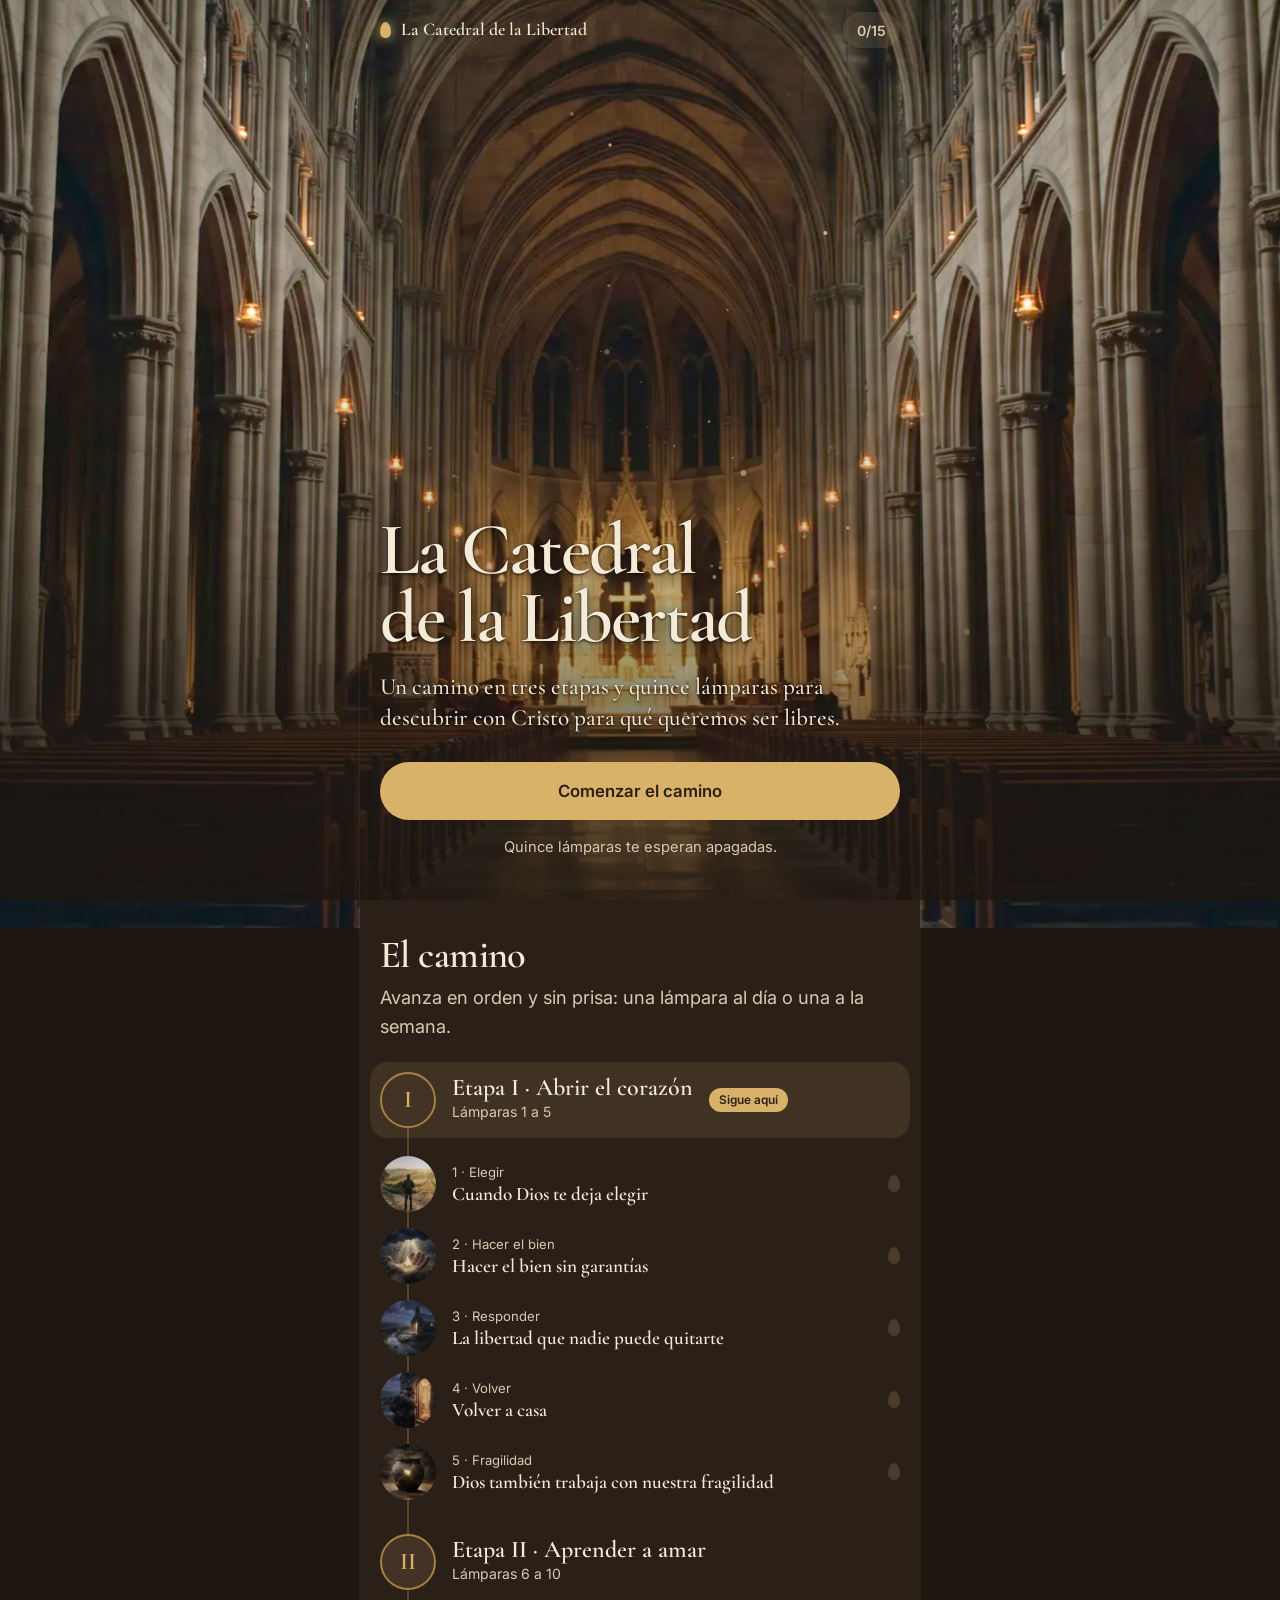
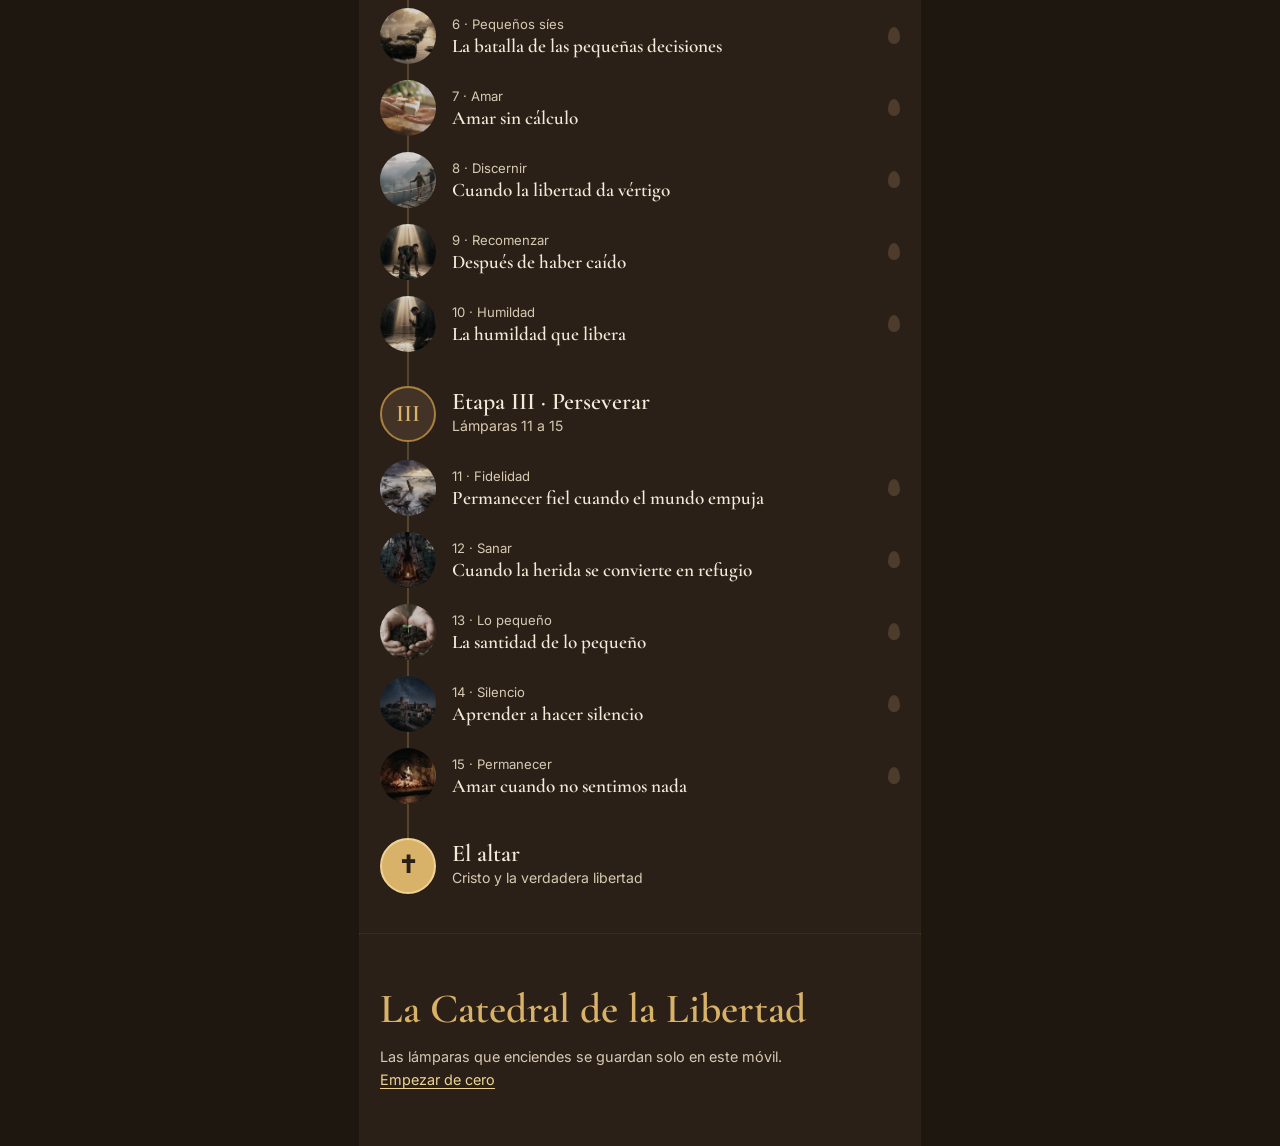
<file: index.html>
<!doctype html>
<html lang="es">
<head>
<meta charset="utf-8">
<meta name="viewport" content="width=device-width,initial-scale=1,viewport-fit=cover">
<title>La Catedral de la Libertad · Un camino de quince lámparas</title>
<meta name="description" content="Un camino en tres etapas y quince lámparas para descubrir con Cristo para qué queremos ser libres.">
<meta name="theme-color" content="#2a2018">
<meta property="og:title" content="La Catedral de la Libertad">
<meta property="og:description" content="Un camino en tres etapas y quince lámparas para descubrir con Cristo para qué queremos ser libres.">
<meta property="og:image" content="assets_img/foto-nave.webp">
<link rel="icon" href="data:image/svg+xml,%3Csvg xmlns='http://www.w3.org/2000/svg' viewBox='0 0 64 64'%3E%3Crect width='64' height='64' rx='14' fill='%23140f0b'/%3E%3Cpath d='M32 10c6 8 9 13 9 19a9 9 0 0 1-18 0c0-6 3-11 9-19z' fill='%23d9b26a'/%3E%3Cpath d='M22 44h20l-3 10H25z' fill='%23a9803f'/%3E%3C/svg%3E">
<link rel="preconnect" href="https://fonts.googleapis.com">
<link rel="preconnect" href="https://fonts.gstatic.com" crossorigin>
<link href="https://fonts.googleapis.com/css2?family=Cormorant+Garamond:ital,wght@0,500;0,600;0,700;1,500&family=Inter:wght@400;500;600&display=swap" rel="stylesheet">
<link rel="stylesheet" href="estilo.css?v=10">
</head>
<body class="portada">
<header class="cabecera">
  <a class="marca" href="index.html"><span class="llama" aria-hidden="true"></span>La Catedral de la Libertad</a>
  <a class="cab-progreso" href="index.html#camino" data-pill aria-label="Tu progreso en el camino">0/15</a>
</header>
<div id="foto-nave" aria-hidden="true" data-foto3d="0.025"><img src="assets_img/foto-nave.webp" alt="" fetchpriority="high"></div>
<canvas id="nave" aria-hidden="true"></canvas>
<div id="velo" aria-hidden="true"></div>

<main id="top">
  <section class="hero" aria-labelledby="titulo">
    <h1 id="titulo">La Catedral de la Libertad</h1>
    <p class="entradilla">Un camino en tres etapas y quince lámparas para descubrir con Cristo para qué queremos ser libres.</p>
    <a class="btn btn-oro btn-grande" data-continuar href="etapa.html?e=1">Comenzar el camino</a>
    <p class="progreso" data-progreso aria-live="polite"></p>
  </section>

  <section class="camino" id="camino" aria-labelledby="camino-t">
    <h2 id="camino-t">El camino</h2>
    <p class="camino-intro">Avanza en orden y sin prisa: una lámpara al día o una a la semana.</p>
    <ol class="ruta" id="ruta"></ol>
  </section>
</main>

<footer class="pie">
  <p class="pie-nombre">La Catedral de la Libertad</p>
  <p>Las lámparas que enciendes se guardan solo en este móvil. <button type="button" class="enlace" data-reiniciar>Empezar de cero</button></p>
</footer>
<script src="contenido.js?v=10"></script>
<script src="nave.js?v=10"></script>
<script src="app.js?v=10"></script>
<script src="efectos.js?v=10"></script>
</body>
</html>
</file>
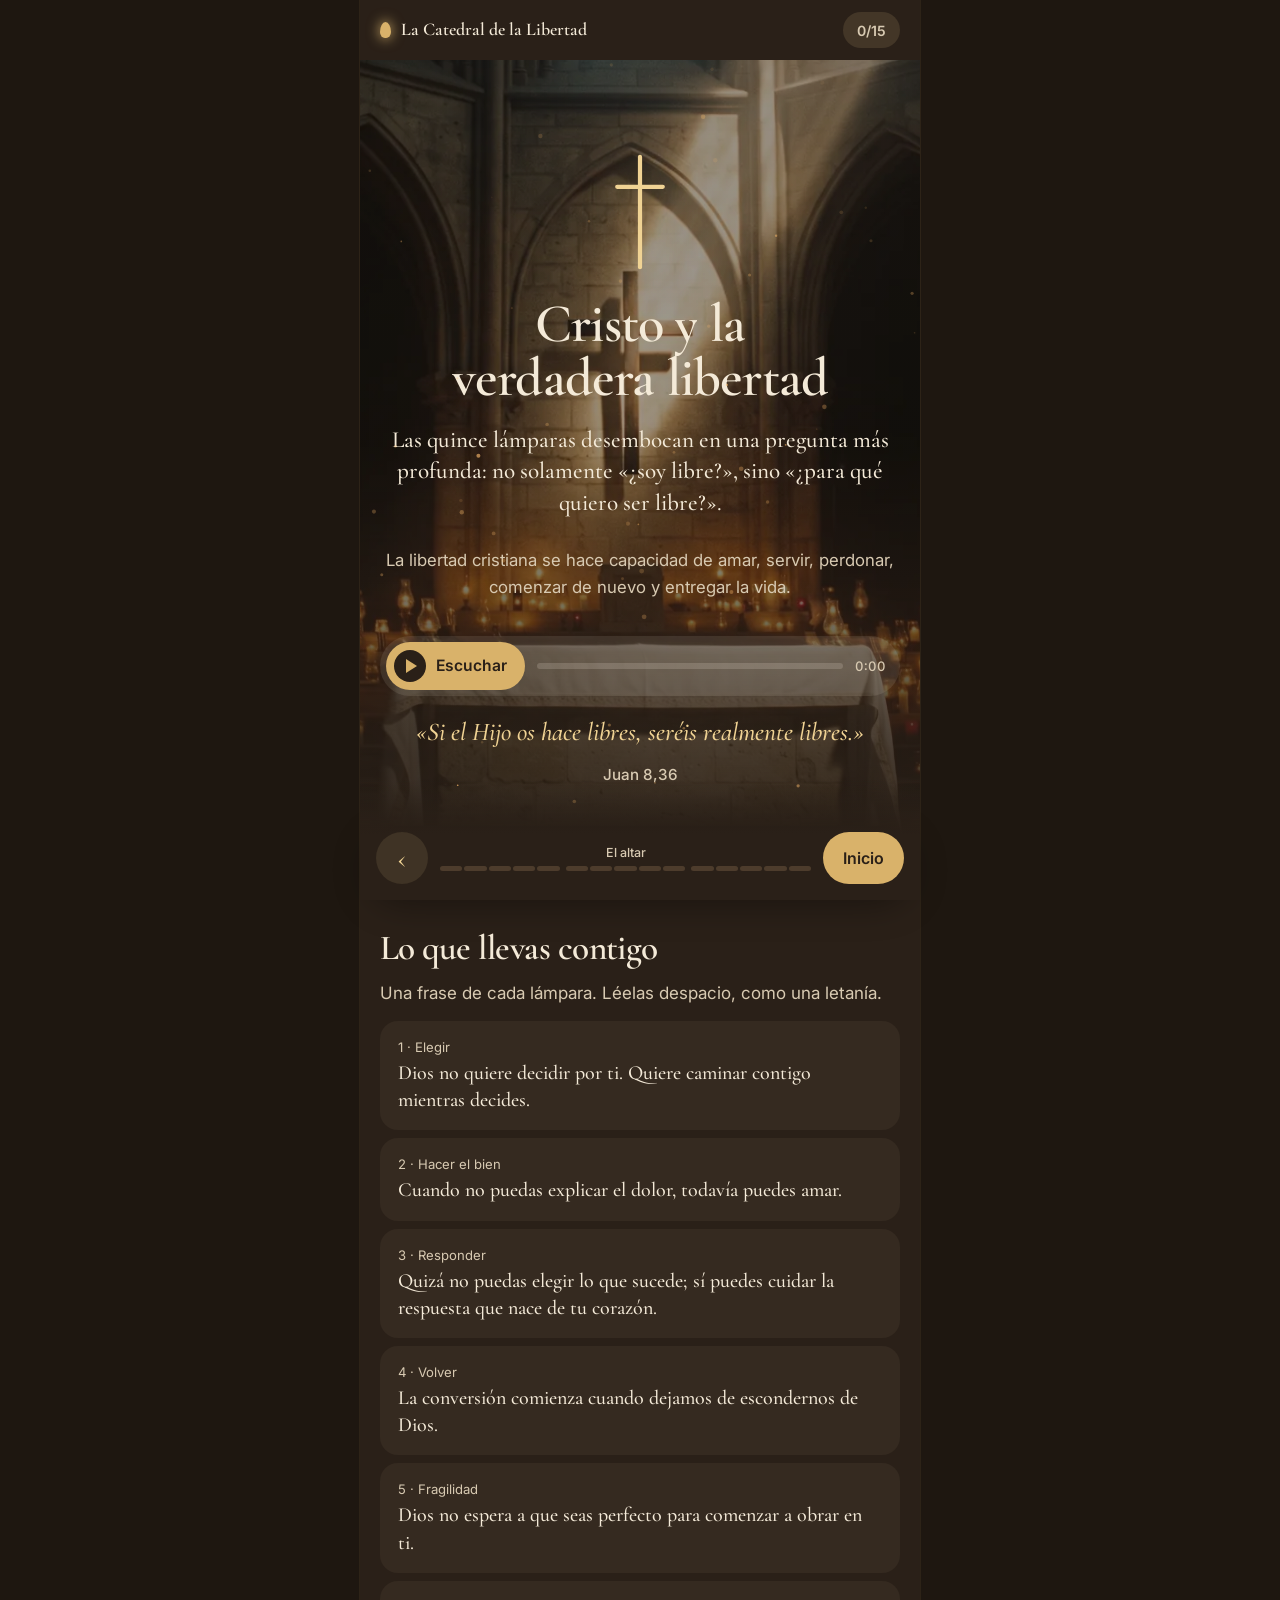
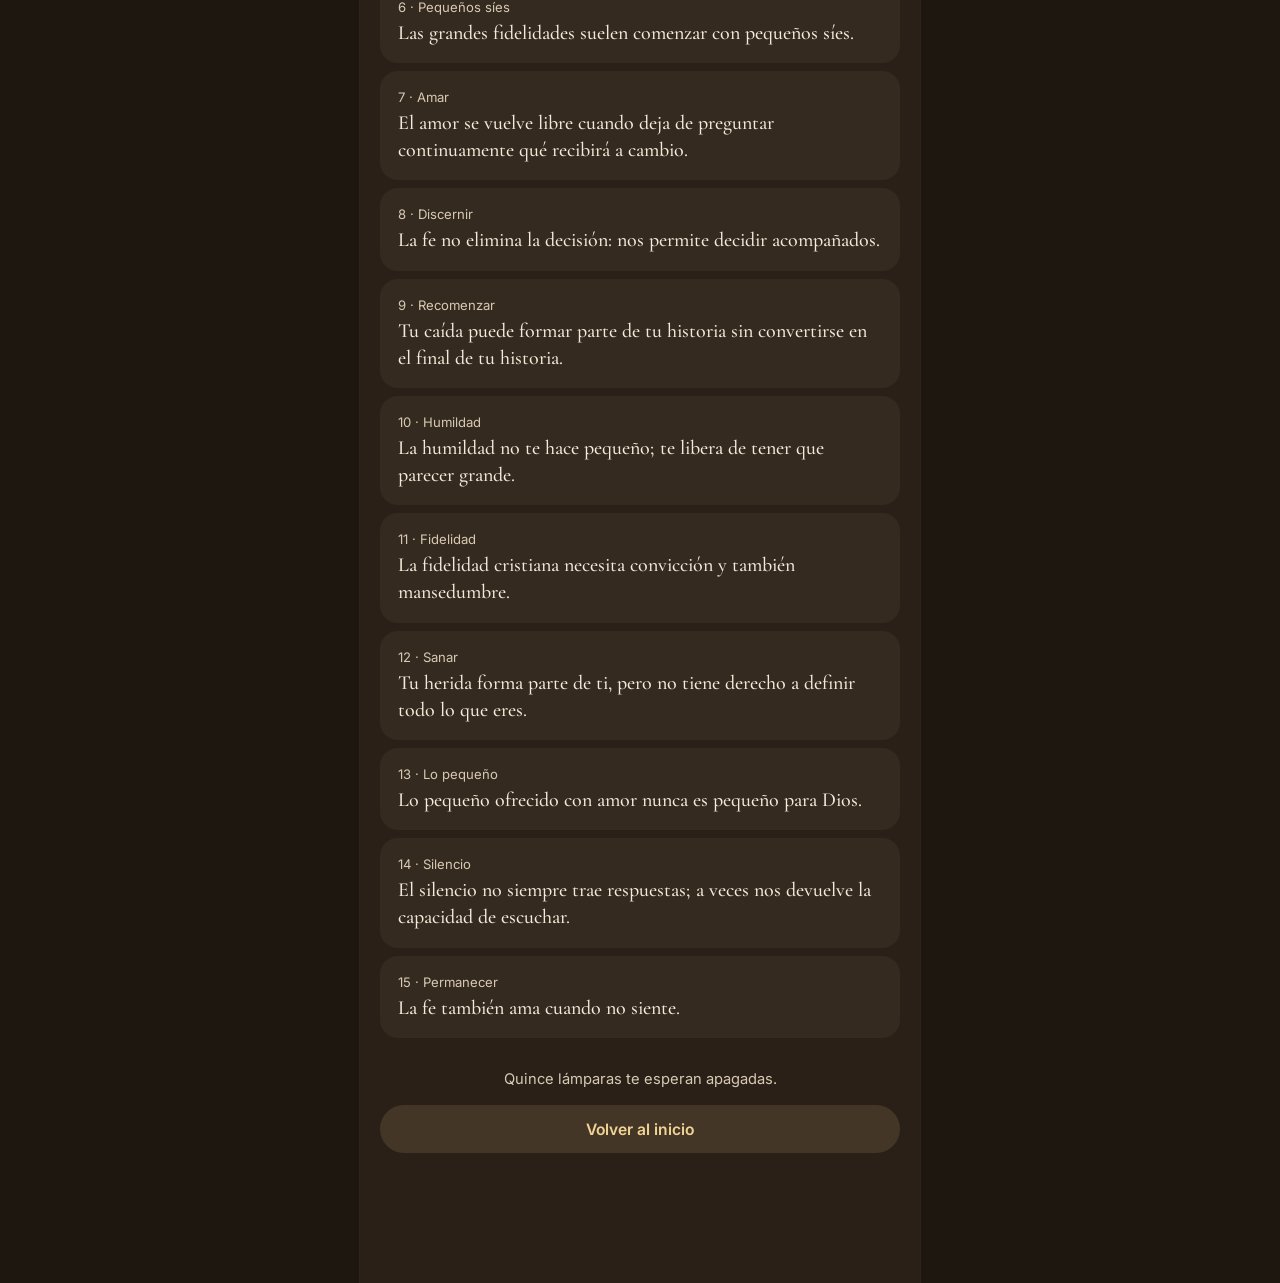
<file: altar.html>
<!doctype html>
<html lang="es">
<head>
<meta charset="utf-8">
<meta name="viewport" content="width=device-width,initial-scale=1,viewport-fit=cover">
<title>El altar · La Catedral de la Libertad</title>
<meta name="description" content="El final del camino: Cristo y la verdadera libertad.">
<meta name="theme-color" content="#2a2018">
<meta property="og:title" content="La Catedral de la Libertad">
<meta property="og:description" content="Un camino en tres etapas y quince lámparas para descubrir con Cristo para qué queremos ser libres.">
<meta property="og:image" content="assets_img/foto-nave.webp">
<link rel="icon" href="data:image/svg+xml,%3Csvg xmlns='http://www.w3.org/2000/svg' viewBox='0 0 64 64'%3E%3Crect width='64' height='64' rx='14' fill='%23140f0b'/%3E%3Cpath d='M32 10c6 8 9 13 9 19a9 9 0 0 1-18 0c0-6 3-11 9-19z' fill='%23d9b26a'/%3E%3Cpath d='M22 44h20l-3 10H25z' fill='%23a9803f'/%3E%3C/svg%3E">
<link rel="preconnect" href="https://fonts.googleapis.com">
<link rel="preconnect" href="https://fonts.gstatic.com" crossorigin>
<link href="https://fonts.googleapis.com/css2?family=Cormorant+Garamond:ital,wght@0,500;0,600;0,700;1,500&family=Inter:wght@400;500;600&display=swap" rel="stylesheet">
<link rel="stylesheet" href="estilo.css?v=11">
</head>
<body class="pagina-altar">
<header class="cabecera">
  <a class="marca" href="index.html"><span class="llama" aria-hidden="true"></span>La Catedral de la Libertad</a>
  <a class="cab-progreso" href="index.html#camino" data-pill aria-label="Tu progreso en el camino">0/15</a>
</header>
<main id="top">
  <section class="altar-hero" aria-labelledby="altar-h">
    <div class="altar-fondo" aria-hidden="true" data-foto3d="0.025"><img src="assets_img/foto-altar.webp" alt="" onerror="this.parentNode.remove()"></div>
    <svg class="altar-cruz" viewBox="0 0 120 200" aria-hidden="true"><path d="M60 8v184M22 58h76"/></svg>
    <h1 id="altar-h">Cristo y la verdadera libertad</h1>
    <p class="entradilla">Las quince lámparas desembocan en una pregunta más profunda: no solamente «¿soy libre?», sino «¿para qué quiero ser libre?».</p>
    <p class="altar-texto">La libertad cristiana se hace capacidad de amar, servir, perdonar, comenzar de nuevo y entregar la vida.</p>
    <blockquote class="cita-grande"><p>«Si el Hijo os hace libres, seréis realmente libres.»</p><cite>Juan 8,36</cite></blockquote>
  </section>
  <section class="letania" aria-labelledby="letania-t">
    <h2 id="letania-t">Lo que llevas contigo</h2>
    <p class="letania-intro">Una frase de cada lámpara. Léelas despacio, como una letanía.</p>
    <ol id="letania-lista"></ol>
    <p class="progreso" data-progreso></p>
    <a class="btn btn-linea" href="index.html">Volver al inicio</a>
  </section>
</main>
<script src="contenido.js?v=11"></script>
<script src="app.js?v=11"></script>
<script src="efectos.js?v=11"></script>
</body>
</html>
</file>
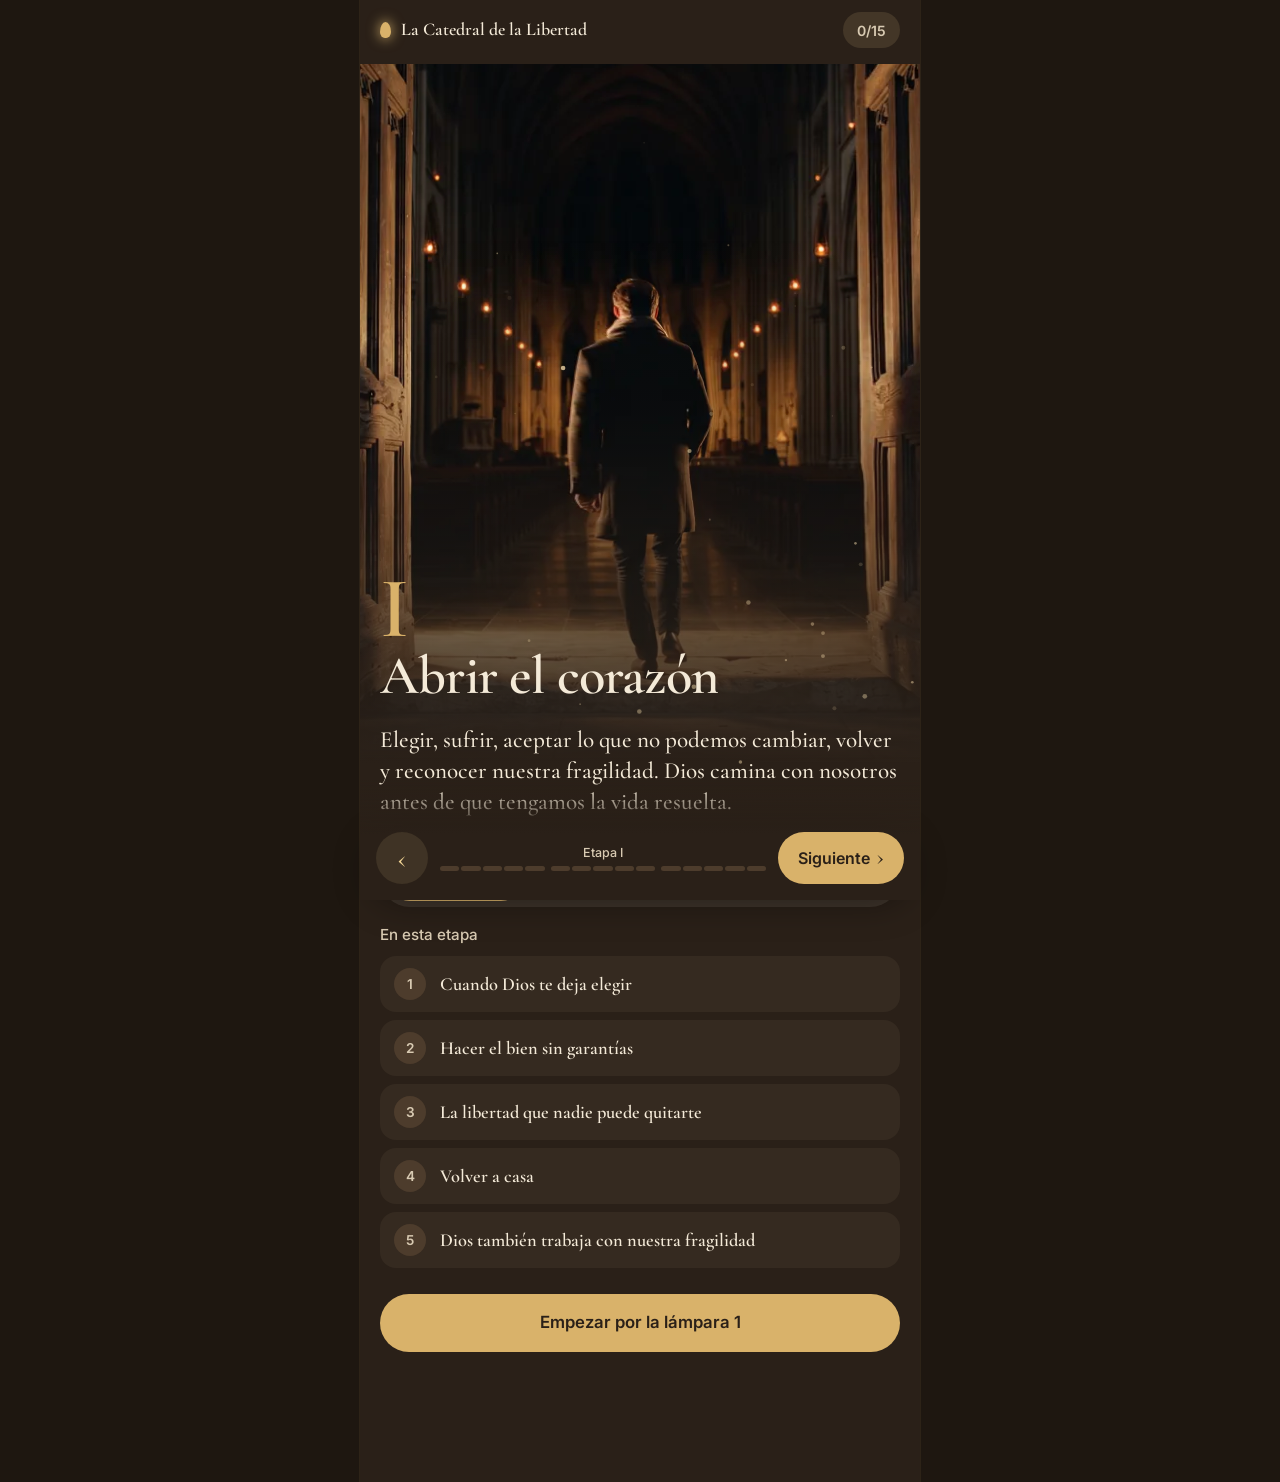
<file: etapa.html>
<!doctype html>
<html lang="es">
<head>
<meta charset="utf-8">
<meta name="viewport" content="width=device-width,initial-scale=1,viewport-fit=cover">
<title>Etapa · La Catedral de la Libertad</title>
<meta name="description" content="Una etapa del camino de La Catedral de la Libertad.">
<meta name="theme-color" content="#2a2018">
<meta property="og:title" content="La Catedral de la Libertad">
<meta property="og:description" content="Un camino en tres etapas y quince lámparas para descubrir con Cristo para qué queremos ser libres.">
<meta property="og:image" content="assets_img/foto-nave.webp">
<link rel="icon" href="data:image/svg+xml,%3Csvg xmlns='http://www.w3.org/2000/svg' viewBox='0 0 64 64'%3E%3Crect width='64' height='64' rx='14' fill='%23140f0b'/%3E%3Cpath d='M32 10c6 8 9 13 9 19a9 9 0 0 1-18 0c0-6 3-11 9-19z' fill='%23d9b26a'/%3E%3Cpath d='M22 44h20l-3 10H25z' fill='%23a9803f'/%3E%3C/svg%3E">
<link rel="preconnect" href="https://fonts.googleapis.com">
<link rel="preconnect" href="https://fonts.gstatic.com" crossorigin>
<link href="https://fonts.googleapis.com/css2?family=Cormorant+Garamond:ital,wght@0,500;0,600;0,700;1,500&family=Inter:wght@400;500;600&display=swap" rel="stylesheet">
<link rel="stylesheet" href="estilo.css?v=10">
</head>
<body class="pagina-etapa">
<header class="cabecera">
  <a class="marca" href="index.html"><span class="llama" aria-hidden="true"></span>La Catedral de la Libertad</a>
  <a class="cab-progreso" href="index.html#camino" data-pill aria-label="Tu progreso en el camino">0/15</a>
</header>
<main id="etapa" aria-live="polite">
  <noscript><p class="sin-js">Esta página necesita JavaScript. Vuelve a la <a href="index.html">portada</a>.</p></noscript>
</main>
<script src="contenido.js?v=10"></script>
<script src="app.js?v=10"></script>
<script src="efectos.js?v=10"></script>
</body>
</html>
</file>
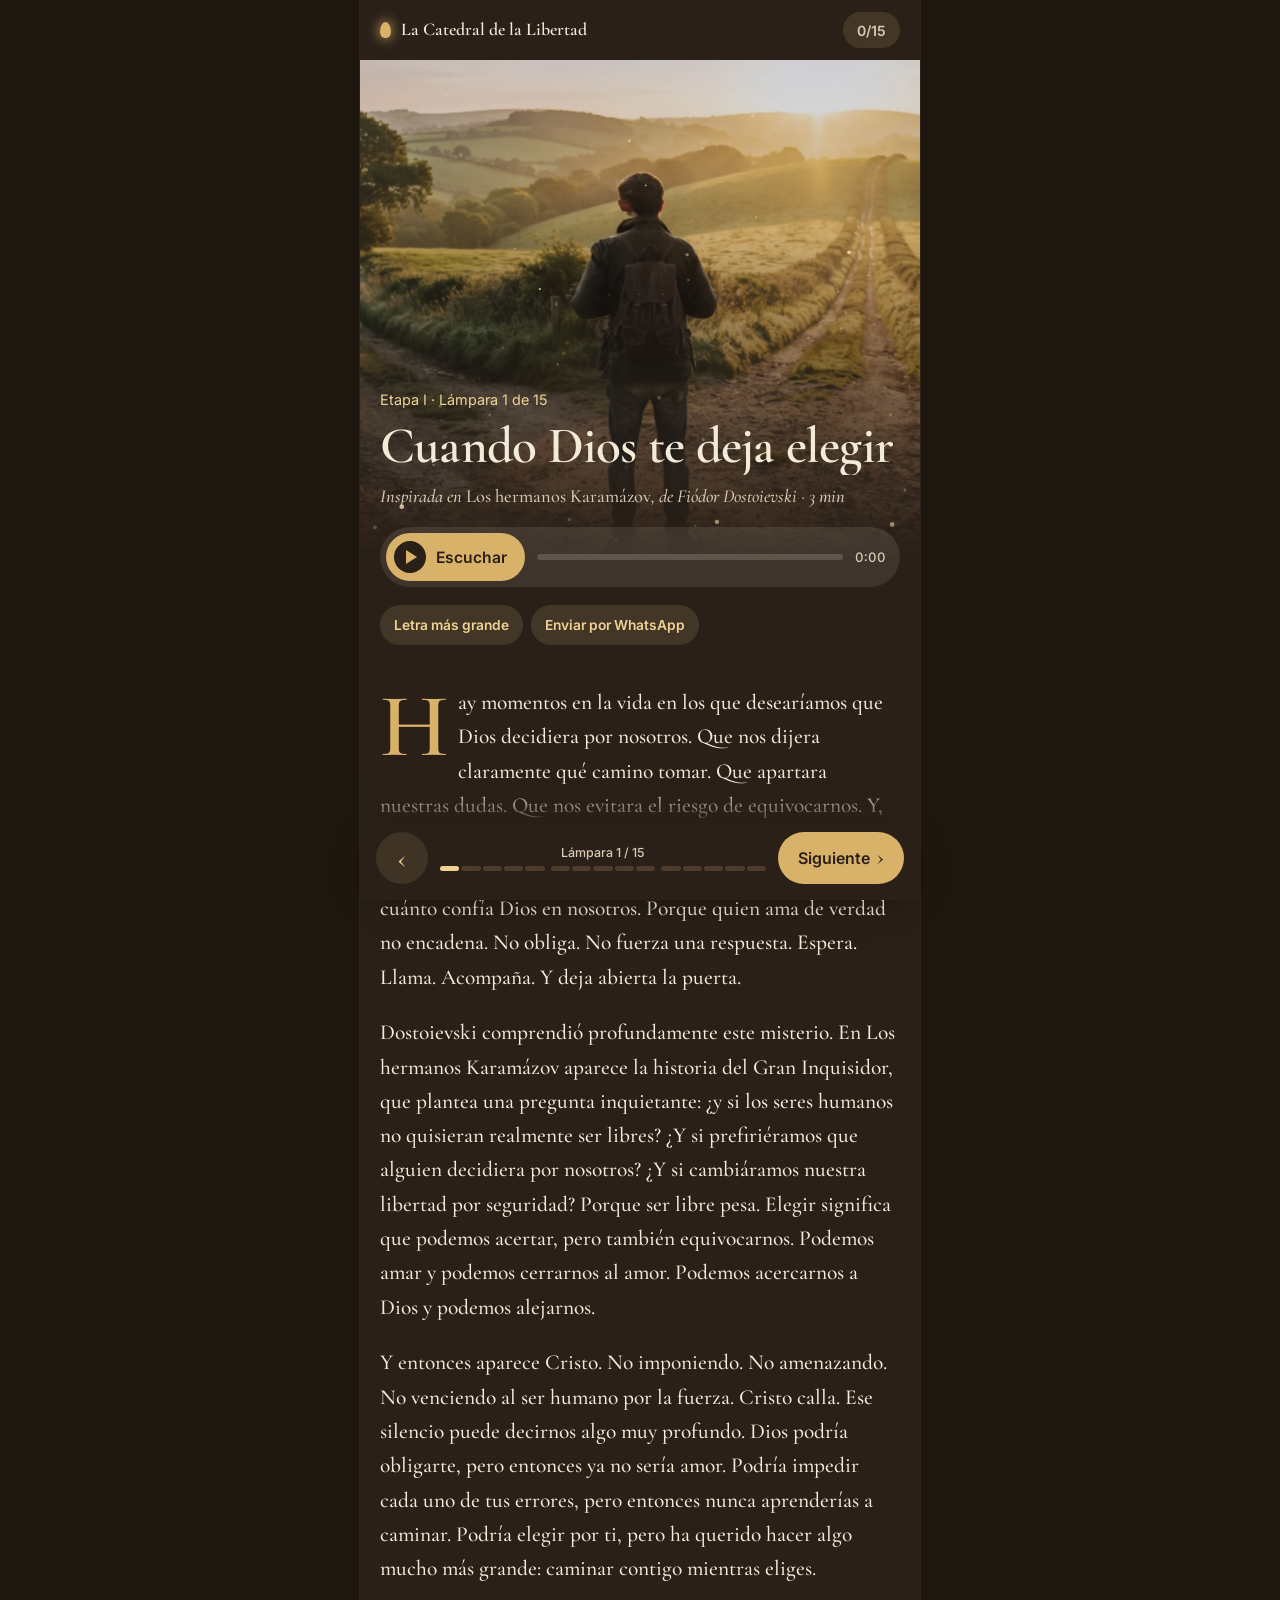
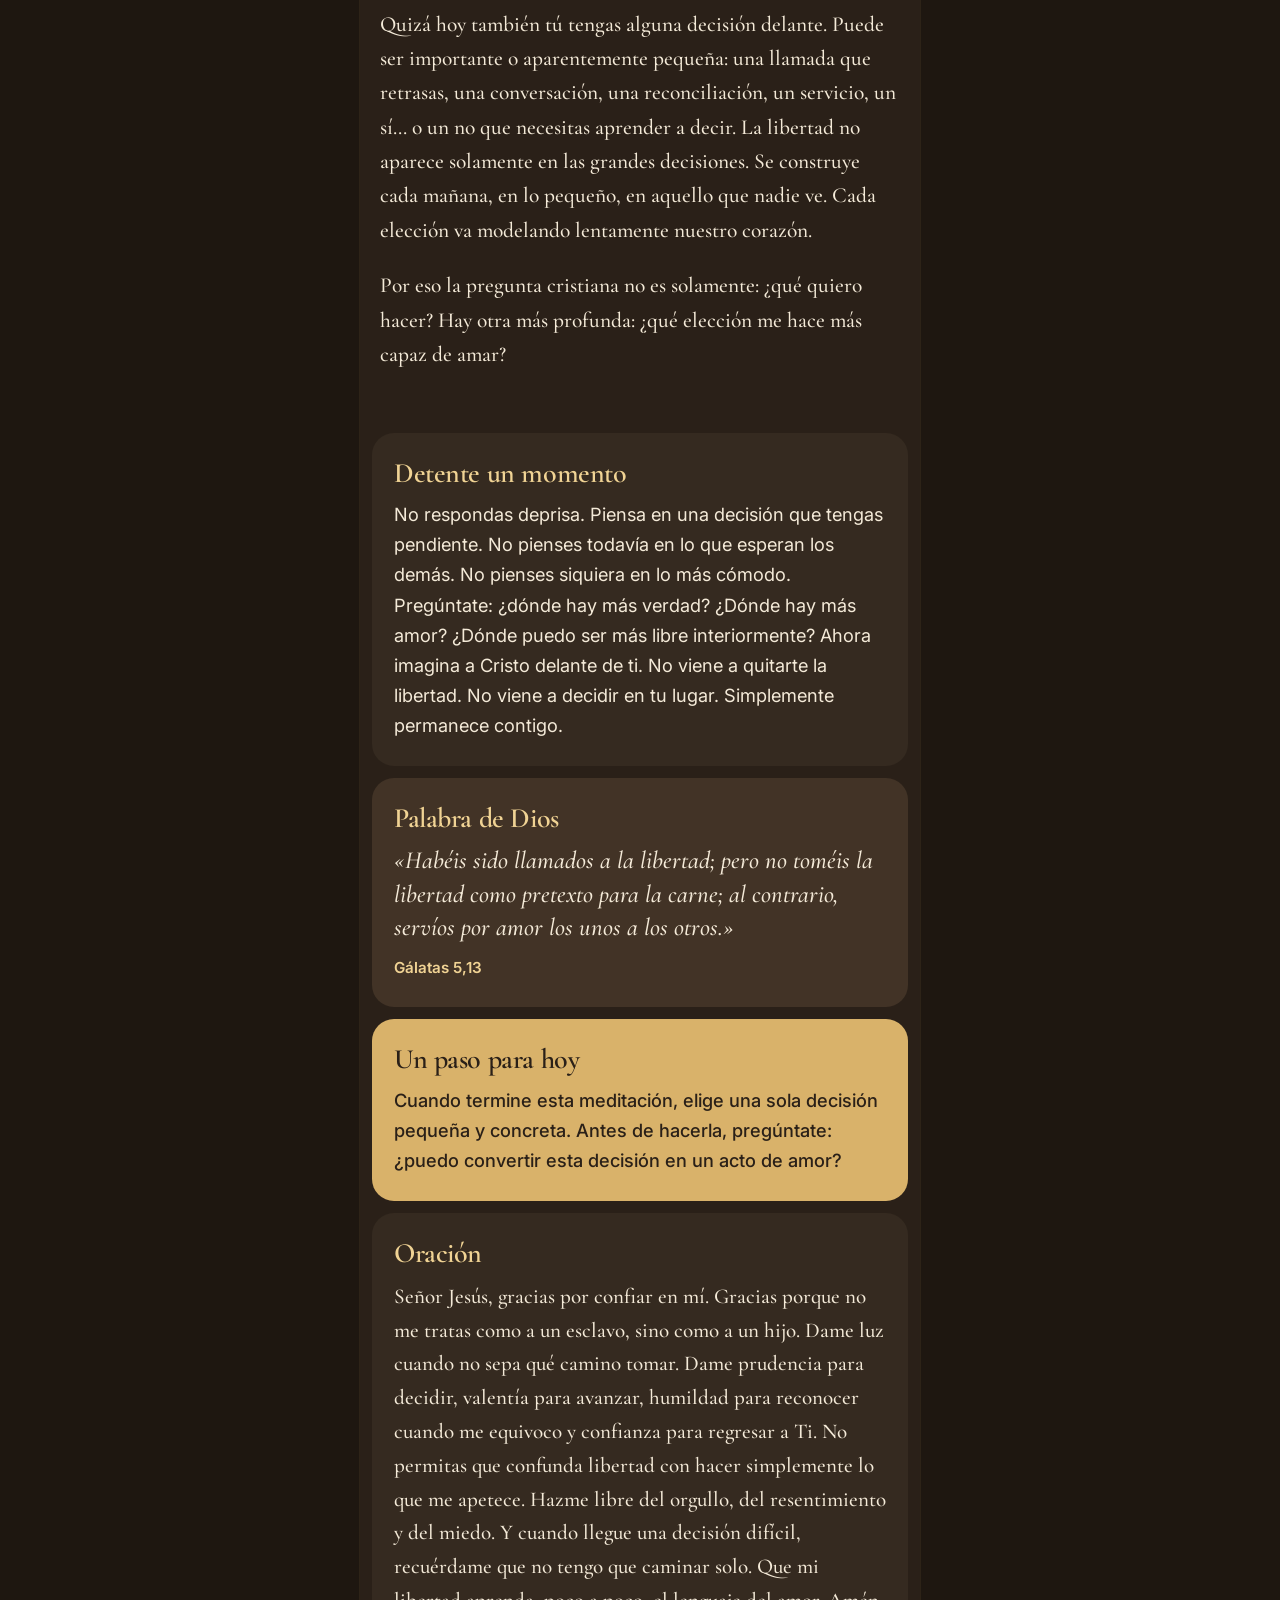
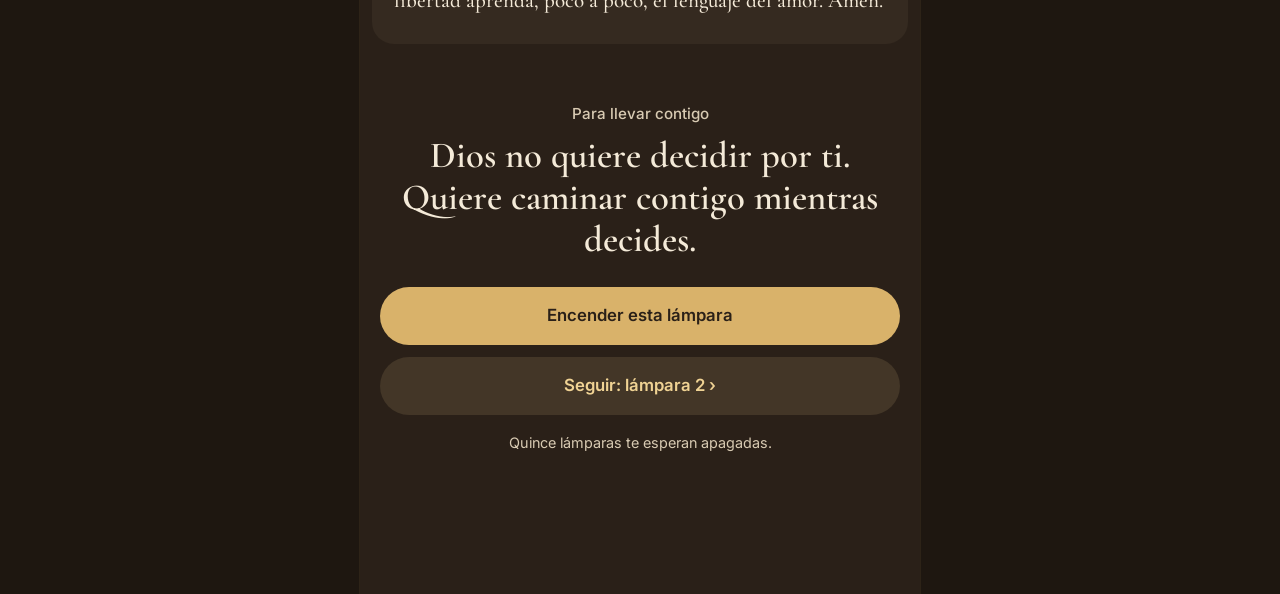
<file: lampara.html>
<!doctype html>
<html lang="es">
<head>
<meta charset="utf-8">
<meta name="viewport" content="width=device-width,initial-scale=1,viewport-fit=cover">
<title>Lámpara · La Catedral de la Libertad</title>
<meta name="description" content="Una lámpara de La Catedral de la Libertad: lectura, silencio, Palabra de Dios, un paso para hoy y oración.">
<meta name="theme-color" content="#2a2018">
<meta property="og:title" content="La Catedral de la Libertad">
<meta property="og:description" content="Un camino en tres etapas y quince lámparas para descubrir con Cristo para qué queremos ser libres.">
<meta property="og:image" content="assets_img/foto-nave.webp">
<link rel="icon" href="data:image/svg+xml,%3Csvg xmlns='http://www.w3.org/2000/svg' viewBox='0 0 64 64'%3E%3Crect width='64' height='64' rx='14' fill='%23140f0b'/%3E%3Cpath d='M32 10c6 8 9 13 9 19a9 9 0 0 1-18 0c0-6 3-11 9-19z' fill='%23d9b26a'/%3E%3Cpath d='M22 44h20l-3 10H25z' fill='%23a9803f'/%3E%3C/svg%3E">
<link rel="preconnect" href="https://fonts.googleapis.com">
<link rel="preconnect" href="https://fonts.gstatic.com" crossorigin>
<link href="https://fonts.googleapis.com/css2?family=Cormorant+Garamond:ital,wght@0,500;0,600;0,700;1,500&family=Inter:wght@400;500;600&display=swap" rel="stylesheet">
<link rel="stylesheet" href="estilo.css?v=10">
</head>
<body class="pagina-lampara">
<header class="cabecera">
  <a class="marca" href="index.html"><span class="llama" aria-hidden="true"></span>La Catedral de la Libertad</a>
  <a class="cab-progreso" href="index.html#camino" data-pill aria-label="Tu progreso en el camino">0/15</a>
</header>
<main id="lampara" aria-live="polite">
  <noscript><p class="sin-js">Esta página necesita JavaScript. Vuelve a la <a href="index.html">portada</a>.</p></noscript>
</main>
<script src="contenido.js?v=10"></script>
<script src="app.js?v=10"></script>
<script src="efectos.js?v=10"></script>
</body>
</html>
</file>
<file: estilo.css>
/* La Catedral de la Libertad · versión móvil (un solo camino)
   Familia visual de Huellas franciscanas: negro, oro, Cormorant Garamond + Inter.
   En pantallas grandes se muestra la misma columna de móvil, centrada. */
:root{
  --noche:#2a2018; --noche-2:#352a20; --tierra:#423326; --tierra-2:#4d3c2c;
  --oro:#d9b26a; --oro-2:#f0d394; --oro-3:#a9803f;
  --marfil:#f4ead8; --marfil-2:#d8cab2; --gris:#a89a86;
  --serif:'Cormorant Garamond',Georgia,'Times New Roman',serif;
  --sans:'Inter',system-ui,-apple-system,'Segoe UI',Roboto,Arial,sans-serif;
  --col:560px; --m:20px; --lectura:1.14rem;
  --ease:cubic-bezier(.22,1,.36,1);
  color-scheme:dark;
}
*{box-sizing:border-box}
html{scroll-behavior:smooth;-webkit-text-size-adjust:100%}
html.letra-grande{--lectura:1.36rem}
@media (prefers-reduced-motion:reduce){html{scroll-behavior:auto}}
body{margin:0;background:#2a2018;color:var(--marfil);font:17px/1.6 var(--sans);-webkit-font-smoothing:antialiased;overflow-x:hidden;-webkit-tap-highlight-color:transparent}
img{max-width:100%;display:block}
a{color:var(--oro-2);text-underline-offset:3px}
button{font:inherit;color:inherit;cursor:pointer}
:focus-visible{outline:2px solid var(--oro-2);outline-offset:3px}
::selection{background:var(--oro);color:var(--noche)}
h1,h2,h3{font-family:var(--serif);font-weight:600;line-height:1.02;letter-spacing:-.015em;margin:0;text-wrap:balance}
p{margin:0 0 1em}
main,.pie{position:relative;z-index:2;max-width:var(--col);margin:0 auto;background:var(--noche)}
.portada main{background:transparent}
.sin-js{padding:120px var(--m)}

/* ---------- cabecera ---------- */
.cabecera{position:fixed;top:0;left:50%;z-index:30;width:100%;max-width:var(--col);transform:translateX(-50%);
  display:flex;align-items:center;justify-content:space-between;gap:12px;padding:calc(12px + env(safe-area-inset-top)) var(--m) 12px;transition:background .3s}
.cabecera.compacta,.pagina-lampara .cabecera,.pagina-etapa .cabecera,.pagina-altar .cabecera{background:var(--noche)}
.marca{display:flex;align-items:center;gap:10px;font:600 1.12rem/1 var(--serif);color:var(--marfil);text-decoration:none}
.llama{width:11px;height:16px;border-radius:50% 50% 45% 45%/62% 62% 38% 38%;background:var(--oro);box-shadow:0 0 12px 2px rgba(240,200,120,.55);animation:llama 2.6s ease-in-out infinite}
@keyframes llama{50%{transform:scale(.9,1.08);box-shadow:0 0 18px 4px rgba(240,200,120,.7)}}
.cab-progreso{min-width:56px;height:36px;padding:0 14px;border-radius:999px;display:grid;place-items:center;background:rgba(240,211,148,.12);
  color:var(--marfil-2);font:600 .88rem var(--sans);text-decoration:none}
.cab-progreso.con-luz{background:var(--oro);color:var(--noche)}

/* ---------- botones ---------- */
.btn{display:inline-flex;align-items:center;justify-content:center;gap:8px;min-height:48px;padding:12px 22px;border-radius:999px;
  font:600 .98rem/1.1 var(--sans);text-decoration:none;border:0;text-align:center;transition:transform .2s var(--ease),background .2s,color .2s}
.btn:active{transform:scale(.97)}
.btn-oro{background:var(--oro);color:var(--noche)}
.btn-oro:hover{background:var(--oro-2);color:var(--noche)}
.btn-linea{background:rgba(240,211,148,.12);color:var(--oro-2)}
.btn-linea:hover{background:rgba(240,211,148,.22);color:var(--marfil)}
.btn-grande{width:100%;min-height:58px;font-size:1.05rem}
.btn-peq{min-height:40px;padding:8px 14px;font-size:.86rem}
.enlace{background:none;border:0;padding:0;color:var(--oro-2);text-decoration:underline;text-underline-offset:3px}

/* ---------- portada ---------- */
#foto-nave{position:fixed;inset:0;z-index:0;overflow:hidden;background:var(--noche);transform-origin:50% 48%;will-change:transform}
#foto-nave img{width:100%;height:100%;object-fit:cover;object-position:50% 45%;filter:brightness(1.05) saturate(1.05)}
#foto-nave .foto3d{filter:brightness(1.05) saturate(1.05)}
#nave{position:fixed;inset:0;z-index:0;display:block;background:radial-gradient(90% 70% at 50% 40%,#2f2216 0%,#1a130d 50%,#0d0907 100%)}
body.con-foto #nave{background:none}
#velo{position:fixed;inset:0;z-index:1;pointer-events:none;background:linear-gradient(0deg,rgba(30,22,15,.82) 0%,rgba(30,22,15,.2) 42%,rgba(30,22,15,0) 70%)}
.hero h1,.hero .entradilla{text-shadow:0 2px 18px rgba(20,14,9,.85),0 1px 3px rgba(20,14,9,.9)}
.hero{min-height:100vh;min-height:100svh;display:flex;flex-direction:column;justify-content:flex-end;padding:110px var(--m) 40px}
.hero h1{font-size:clamp(3.1rem,14vw,4.6rem);line-height:.92;letter-spacing:-.03em}
.entradilla{font:500 clamp(1.22rem,4.8vw,1.45rem)/1.35 var(--serif);color:var(--marfil);margin:20px 0 28px}
.progreso{margin:16px 0 0;color:var(--marfil-2);font-size:.92rem;text-align:center}

.camino{background:var(--noche);padding:36px var(--m) 40px}
.camino h2{font-size:2.4rem;margin-bottom:8px}
.camino-intro{font-size:var(--lectura);color:var(--marfil-2)}
.ruta{list-style:none;margin:20px 0 0;padding:0;position:relative}
.ruta::before{content:"";position:absolute;left:27px;top:20px;bottom:30px;width:2px;background:rgba(217,178,106,.25)}
.ruta li{position:relative}
.ruta a{display:flex;align-items:center;gap:16px;text-decoration:none;color:var(--marfil)}
.ruta-etapa{margin:26px 0 10px}
.ruta-etapa:first-child{margin-top:0}
.re-num{position:relative;z-index:1;flex:0 0 56px;height:56px;border-radius:50%;display:grid;place-items:center;background:var(--tierra);color:var(--oro);font:600 1.5rem var(--serif);border:2px solid var(--oro-3)}
.re-txt{display:flex;flex-direction:column}
.re-tit{font:600 1.5rem/1.1 var(--serif)}
.re-sub{font-size:.88rem;color:var(--marfil-2)}
.ruta-lampara a{padding:8px 0}
.rl-img{position:relative;z-index:1;flex:0 0 56px;height:56px;border-radius:50%;overflow:hidden;background:var(--tierra);filter:saturate(.7) brightness(.85);transition:filter .4s}
.rl-img img{width:100%;height:100%;object-fit:cover}
.encendida .rl-img,.aqui .rl-img{filter:none}
.rl-txt{flex:1;display:flex;flex-direction:column;min-width:0}
.rl-num{font-size:.82rem;color:var(--marfil-2)}
.rl-tit{font:600 1.2rem/1.15 var(--serif)}
.rl-llama{flex:0 0 12px;height:17px;border-radius:50% 50% 45% 45%/62% 62% 38% 38%;background:var(--tierra-2)}
.ruta a.encendida .rl-llama{background:var(--oro-2);box-shadow:0 0 14px 3px rgba(240,200,120,.55)}
.ruta a.encendida .rl-img{box-shadow:0 0 0 3px var(--oro-2),0 0 18px 4px rgba(240,200,120,.45)}
.ruta a.encendida .rl-num{color:var(--oro-2)}
.ruta a.encendida .rl-num::after{content:" · encendida"}
.ruta .aqui > a{background:rgba(217,178,106,.12);border-radius:18px;margin:0 -10px;padding:10px}
.ruta .aqui > a::after{content:"Sigue aquí";flex:0 0 auto;padding:5px 10px;border-radius:999px;background:var(--oro);color:var(--noche);font:600 .74rem var(--sans)}
.ruta .aqui .rl-llama{display:none}
.ruta-altar{margin-top:26px}
.ruta-altar .re-num{background:var(--oro);color:var(--noche);border-color:var(--oro-2)}
.pie{padding:56px var(--m) 40px;color:var(--marfil-2);font-size:.9rem}
.pie-nombre{font:600 2.6rem/.95 var(--serif);color:var(--oro);margin-bottom:16px}
body.con-barra .pie{display:none}

/* ---------- etapa ---------- */
.pagina-etapa main{padding-bottom:110px}
.etapa-hero{position:relative;padding-top:64px}
.etapa-foto{position:relative;margin:0;aspect-ratio:4/5;overflow:hidden;background:var(--tierra)}
.etapa-foto img,.etapa-foto .foto3d{width:100%;height:100%;object-fit:cover;filter:brightness(1.02)}
.etapa-foto::after{content:"";position:absolute;inset:0;background:linear-gradient(0deg,var(--noche) 0%,rgba(42,32,24,.15) 50%,rgba(42,32,24,0) 75%)}
.etapa-txt{position:relative;z-index:2;margin-top:-190px;padding:0 var(--m)}
.etapa-num{font:600 5.4rem/.8 var(--serif);color:var(--oro);margin:0 0 6px}
.etapa-hero h1{font-size:clamp(2.6rem,11vw,3.4rem)}
.etapa-lista{padding:8px var(--m) 20px}
.etapa-lista h2{font:500 .95rem var(--sans);color:var(--marfil-2);letter-spacing:0;margin:10px 0 12px}
.etapa-lista ol{list-style:none;margin:0 0 26px;padding:0;display:flex;flex-direction:column;gap:8px}
.etapa-lista li{display:flex;align-items:center;gap:14px;padding:12px 14px;border-radius:16px;background:var(--noche-2);font:600 1.15rem/1.2 var(--serif)}
.etapa-lista li span{flex:0 0 32px;height:32px;border-radius:50%;display:grid;place-items:center;background:var(--tierra-2);color:var(--marfil-2);font:600 .85rem var(--sans)}
.etapa-lista li.encendida span{background:var(--oro);color:var(--noche)}

/* ---------- lámpara ---------- */
.pagina-lampara main{padding-bottom:110px}
@property --s{syntax:'<number>';inherits:true;initial-value:1.03}
.lamp-foto{position:relative;margin:0;height:62vh;height:62svh;min-height:380px;overflow:hidden;background:var(--noche);--s:1.03;transition:--s 8s linear}
.lamp.encendida .lamp-foto{--s:1.09}
.lamp-foto img,.lamp-foto .foto3d{width:100%;height:100%;object-fit:cover;display:block;filter:brightness(.85) saturate(.85);transition:filter 1.6s var(--ease);
  transform:translate3d(0,var(--py,0px),0) scale(var(--s));will-change:transform}
.lamp.encendida .lamp-foto img,.lamp.encendida .lamp-foto .foto3d{filter:brightness(1.08) saturate(1.1)}
.lamp-velo{position:absolute;inset:0;background:linear-gradient(0deg,var(--noche) 0%,rgba(42,32,24,.4) 35%,rgba(42,32,24,0) 60%)}
.lamp-foto.destello::after{content:"";position:absolute;inset:0;z-index:3;pointer-events:none;background:radial-gradient(60% 60% at 50% 60%,rgba(255,226,160,.55),rgba(255,226,160,0) 70%);animation:destello 1.4s var(--ease) forwards}
@keyframes destello{from{opacity:1}to{opacity:0}}
.lamp-cab{position:relative;z-index:2;margin-top:-170px;padding:0 var(--m) 40px}
.lamp-img{display:none;position:relative;width:150px;aspect-ratio:1;margin:90px 0 22px}
.lamp.sin-foto .lamp-img{display:block}
.lamp.sin-foto .lamp-cab{margin-top:0}
.lamp-img img{width:100%;height:100%;object-fit:cover;border-radius:50%}
.lamp-luz{position:absolute;left:50%;top:-20px;width:16px;height:23px;margin-left:-8px;border-radius:50% 50% 45% 45%/62% 62% 38% 38%;background:var(--tierra-2)}
.lamp.encendida .lamp-luz{background:var(--oro-2);box-shadow:0 0 24px 7px rgba(240,200,120,.55)}
.lamp-datos{color:var(--oro-2);font-size:.9rem;margin:0 0 10px}
.lamp-cab h1{font-size:clamp(2.4rem,10.5vw,3.2rem);line-height:.98}
.lamp-fuente{font:italic 500 1.15rem/1.3 var(--serif);color:var(--marfil-2);margin:14px 0 0}
.lamp-fuente i{font-style:normal}
.lamp-herr{display:flex;flex-wrap:wrap;gap:8px;margin-top:18px}
.lectura{padding:0 var(--m) 40px}
.lectura p{font:500 calc(var(--lectura) + .2rem)/1.6 var(--serif);color:var(--marfil)}
.lectura p:first-child::first-letter{float:left;font:600 4.2em/.8 var(--serif);color:var(--oro);margin:.06em .1em 0 0}
.bloque{margin:0 12px 12px;padding:26px 22px;border-radius:22px}
.bloque h2{font-size:1.75rem;color:var(--oro-2);margin-bottom:12px}
.bloque p{font-size:var(--lectura);line-height:1.65;margin:0}
.detente{background:var(--noche-2)}
.palabra{background:var(--tierra)}
.palabra blockquote{margin:0}
.palabra blockquote p{font:italic 500 calc(var(--lectura) + .4rem)/1.35 var(--serif)}
.palabra cite{display:block;margin-top:12px;font-style:normal;color:var(--oro-2);font-weight:600;font-size:.95rem}
.paso{background:var(--oro);color:var(--noche)}
.paso h2{color:var(--noche)}
.paso p{font-weight:500}
.oracion{background:var(--noche-2)}
.oracion p{font:500 calc(var(--lectura) + .18rem)/1.6 var(--serif)}
.llevar{padding:48px var(--m) 30px;text-align:center;display:flex;flex-direction:column;align-items:center;gap:12px}
.llevar h2{font:500 .95rem var(--sans);color:var(--marfil-2);letter-spacing:0}
.llevar-frase{font:600 clamp(1.8rem,8vw,2.3rem)/1.14 var(--serif);margin:0 0 14px}
.lamp.encendida .llevar-frase{color:var(--oro-2)}
.btn-encender[aria-pressed="true"]{background:rgba(240,211,148,.12);color:var(--oro-2)}
.llevar-nota{margin:4px 0 0;color:var(--marfil-2);font-size:.9rem}

/* ---------- altar ---------- */
.pagina-altar main{padding-bottom:110px}
.altar-hero{position:relative;isolation:isolate;min-height:100vh;min-height:100svh;display:flex;flex-direction:column;align-items:center;justify-content:center;text-align:center;padding:100px var(--m) 60px}
.altar-fondo{position:absolute;inset:0;z-index:-1;overflow:hidden}
.altar-fondo img,.altar-fondo .foto3d{width:100%;height:100%;object-fit:cover;filter:brightness(.82)}
.altar-fondo::after{content:"";position:absolute;inset:0;background:linear-gradient(0deg,var(--noche) 0%,rgba(42,32,24,.3) 50%,rgba(42,32,24,.35) 100%)}
.altar-cruz{width:72px;height:auto;stroke:var(--oro-2);stroke-width:7;stroke-linecap:round;fill:none;margin-bottom:26px;filter:drop-shadow(0 0 24px rgba(240,200,120,.55));animation:cruz 5s ease-in-out infinite}
@keyframes cruz{50%{filter:drop-shadow(0 0 40px rgba(240,200,120,.85))}}
.altar-hero h1{font-size:clamp(2.6rem,11vw,3.4rem);line-height:.98}
.altar-texto{font-size:1.05rem;color:var(--marfil-2)}
.cita-grande{margin:14px 0 0;font:italic 500 1.6rem/1.25 var(--serif);color:var(--oro-2)}
.cita-grande p{margin:0 0 8px}
.cita-grande cite{font:500 .95rem var(--sans);font-style:normal;color:var(--marfil-2)}
.letania{padding:30px var(--m) 20px;display:flex;flex-direction:column;gap:14px}
.letania h2{font-size:2.2rem}
.letania-intro{color:var(--marfil-2);margin:0}
#letania-lista{list-style:none;margin:0;padding:0;display:flex;flex-direction:column;gap:8px}
#letania-lista li{padding:16px 18px;border-radius:18px;background:var(--noche-2)}
.let-matiz{display:block;font-size:.82rem;color:var(--marfil-2);margin-bottom:2px}
.let-frase{font:500 1.25rem/1.3 var(--serif)}
#letania-lista li.encendida .let-frase{color:var(--oro-2)}

/* ---------- reproductor de audio ---------- */
.audio{display:flex;align-items:center;gap:12px;margin:18px 0 0;padding:6px 14px 6px 6px;border-radius:999px;background:rgba(244,234,216,.1);max-width:100%}
.audio[hidden]{display:none}
.audio-btn{display:inline-flex;align-items:center;gap:10px;min-height:48px;padding:0 18px 0 8px;border:0;border-radius:999px;background:var(--oro);color:var(--noche);font:600 .98rem var(--sans);flex:0 0 auto}
.audio-ico{width:32px;height:32px;border-radius:50%;background:var(--noche);position:relative}
.audio-ico::after{content:"";position:absolute;left:12px;top:9px;border-left:11px solid var(--oro);border-top:7px solid transparent;border-bottom:7px solid transparent}
.sonando .audio-ico::after{left:10px;top:10px;width:4px;height:12px;border:0;background:var(--oro);box-shadow:7px 0 0 var(--oro)}
.audio-barra{flex:1;height:6px;border-radius:3px;background:rgba(244,234,216,.18);overflow:hidden;cursor:pointer;min-width:40px}
.audio-barra i{display:block;height:100%;background:var(--oro-2);transform-origin:left;transform:scaleX(0)}
.audio-t{font:500 .82rem var(--sans);color:var(--marfil-2);white-space:nowrap;font-variant-numeric:tabular-nums}
.altar-hero .audio{width:100%;margin:18px 0 6px}

/* ---------- barra fija: anterior · progreso · siguiente ---------- */
.barra-camino{position:fixed;left:50%;bottom:calc(10px + env(safe-area-inset-bottom));z-index:35;transform:translateX(-50%);
  width:calc(min(100%, var(--col)) - 20px);display:grid;grid-template-columns:52px 1fr auto;align-items:center;gap:6px;padding:6px;border-radius:999px;
  background:rgba(36,27,20,.97);box-shadow:0 12px 36px rgba(0,0,0,.4)}
.barra-camino a{display:flex;align-items:center;justify-content:center;gap:6px;min-height:52px;border-radius:999px;text-decoration:none;color:var(--marfil);font:600 1rem var(--sans)}
.bc-ant{font:400 2rem/1 var(--serif)!important;color:var(--oro-2)!important;background:rgba(240,211,148,.1)}
.bc-sig{padding:0 20px;background:var(--oro);color:var(--noche)!important}
.bc-sig b{font:400 1.7rem/1 var(--serif);margin-top:-3px}
.bc-centro{flex-direction:column;gap:6px!important;padding:0 6px;min-width:0}
.bc-txt{font:500 .78rem var(--sans);color:var(--marfil-2);white-space:nowrap;overflow:hidden;text-overflow:ellipsis;max-width:100%}
.bc-seg{display:flex;gap:2px;width:100%}
.bc-seg i{flex:1;height:5px;border-radius:3px;background:var(--tierra-2)}
.bc-seg i:nth-child(5),.bc-seg i:nth-child(10){margin-right:4px}
.bc-seg i.encendida{background:var(--oro-3)}
.bc-seg i.aqui{background:var(--oro-2)}
.barra-camino::before{content:"";position:absolute;left:-10px;right:-10px;bottom:calc(-10px - env(safe-area-inset-bottom));height:calc(100% + 56px + env(safe-area-inset-bottom));z-index:-1;pointer-events:none;
  background:linear-gradient(0deg,var(--noche) 0%,var(--noche) 55%,rgba(20,15,11,0) 100%)}
.lectura-barra{position:fixed;left:50%;top:0;width:100%;max-width:var(--col);transform:translateX(-50%);height:3px;z-index:40;pointer-events:none}
.lectura-barra i{display:block;height:100%;background:var(--oro);transform-origin:left;transform:scaleX(0)}

/* ---------- efectos ---------- */
.foto3d{position:absolute;inset:0;width:100%;height:100%;display:block}
img.con-3d{visibility:hidden}
.motas{position:absolute;inset:0;width:100%;height:100%;pointer-events:none;z-index:2}
.lamp-foto .motas{z-index:1}
.altar-hero .motas{z-index:0}
.chispas{position:fixed;inset:0;z-index:60;pointer-events:none}
.pal{display:inline-block;overflow:hidden;vertical-align:top;padding-bottom:.08em;margin-bottom:-.08em}
.pal>span{display:inline-block;transform:translateY(105%);transition:transform 1s var(--ease) calc(var(--i) * 90ms + 150ms)}
.pal-in .pal>span{transform:none}
.js .aparece{opacity:0;transform:translateY(20px);transition:opacity .7s var(--ease),transform .7s var(--ease)}
.js .aparece.visto{opacity:1;transform:none}
@media (prefers-reduced-motion:reduce){
  .llama,.altar-cruz{animation:none}
  .js .aparece{opacity:1;transform:none;transition:none}
  .pal>span{transform:none;transition:none}
}
@media (min-width:600px){ body{background:#1e1710} main,.pie{box-shadow:0 0 0 1px rgba(217,178,106,.08)} }
</file>
